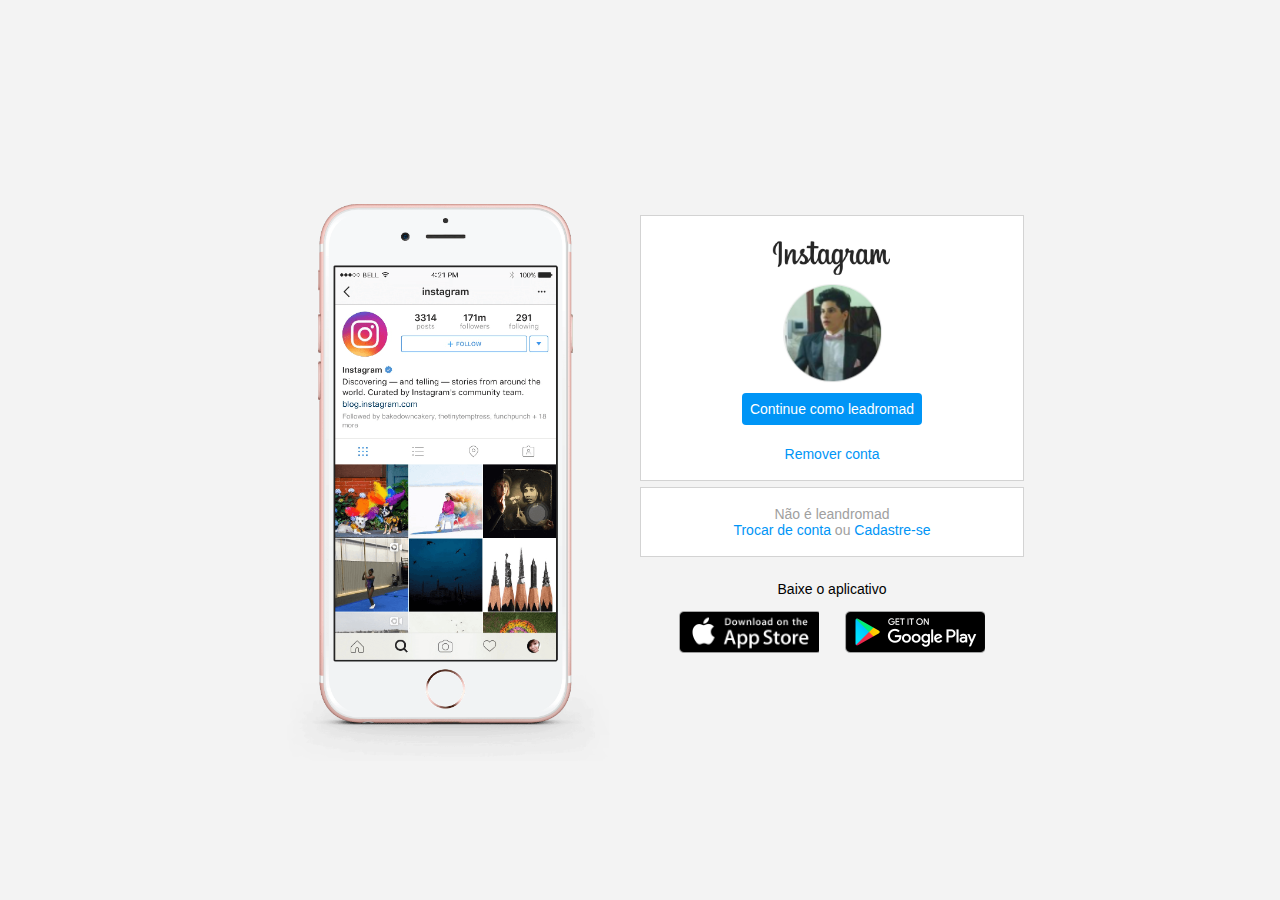
<file: index.html>
<!DOCTYPE html>
<html lang="en">
<head>
    <meta charset="UTF-8">
    <meta name="viewport" content="width=device-width, initial-scale=1.0">
    <link rel="stylesheet" href="style.css">
    <title>Instagram</title>
</head>
<body>
    <div class="instagram-wrapper">
        <div class="instagram-phone">
            <img src="./img/Celular.png" alt="celular">
        </div>
        <div class="instagram-continue">
            <div class="group">
                <img src="./img/InstagramLogo.png" class="instagram-logo" alt="logo">
                <div class="profile-photo">
                    <img src="./img/profile.png" alt="foto de perfil">
                </div>
                <a href="#" class="Instagram-login">Continue como leadromad</a>
                <a href="https://www.instagram.com/" class="Instagram-logout">Remover conta</a>
            </div>
            <div class="group">
                <p class="not-account">Não é leandromad</p>
                <p class="not-account">
                    <a href="https://www.instagram.com/" target="_blank" class="link-blue">Trocar de conta</a>
                        ou 
                    <a href="https://www.instagram.com/accounts/emailsignup/" target="_blank" class="link-blue">Cadastre-se</a>
                </p>
            </div>
            <div class="get-the-app">
                <p class="get-app">Baixe o aplicativo</p>
                <div class="download">
                <a href="https://apps.apple.com/br/app/instagram/id389801252"target="_blank" class="app-download"></a>
                <a href="https://play.google.com/store/apps/details?id=com.instagram.android&hl=pt_BR&gl=US"target="_blank" class="app-download"></a>
                </div>
            </div>
        </div>
    </div>

</body>
</html>
</file>
<file: style.css>
* {
    padding: 0;
    margin: 0;
    box-sizing: border-box;
    text-decoration: none;
    font-family: sans-serif;
    font-size: 14px;
}

body {
    width: 100%;
    min-height: 100vh;
    background-color: rgb(243, 243, 243);
    margin: 0;
    padding: 0;
    justify-content: center;
    display: flex;

}

.instagram-wrapper {
    display: flex;
    align-items: center;
    justify-content: start;
    width: 60%;
    height: 100vh;
}

.instagram-phone {
    display: flex;
    align-items: center;
    justify-content: center;
    width: 50%;

}

.instagram-phone img{
    height: 45rem;

}

.instagram-continue {
    display: flex;
    align-items: center;
    justify-content: space-around; /* vertical */
    flex-direction: column; /* horizontal */
    width: 50%;
    min-height: 34rem;

}

.group {
    display: flex;
    justify-content: space-between;
    align-items: center;
    flex-direction: column;
    background-color: #ffffff;
    width: 100%;
    padding: 1.3rem 0;
    border: 1px solid lightgray;

}

.group:nth-child(1) {
    min-height: 19rem;

}

.instagram-logo {
    height: 3rem;

}

.profile-photo {
    display: flex;
    justify-content: center;
    align-items: center;
    border-radius: 50%;
    overflow: hidden;

}

.profile-photo img {
    height: 7.5rem;

}

.Instagram-login {

    background-color: #0095f6;
    color: #ffffff;
    padding: 8px;
    border-radius: 4px;

}

.Instagram-logout {

    color: #0095f6;
    margin-top: 1rem;

}

.not-account {

    color: rgb(160, 160, 160);

}

.link-blue {
    
    color: #0095f6;

}

.get-the-app {

    display: flex;
    flex-direction: column;
    align-items: center;
    justify-content: center;
    width: 100%;
    padding: 1.3rem 0;

}

.download {

    display: flex;
    width: 100%;
    justify-content: space-evenly;
    align-items: center;
    padding: 1rem;

}

.app-download {

    height: 3rem;
    width: 10rem;
    background-size: cover;

}

.app-download:nth-child(1) {

    background-image: url('./img/apple-button.png');

}

.app-download:nth-child(2) {

    background-image: url('./img/googleplay-button.png');

}

/* media queries */

@media (max-width: 1024px) {
    .instagram-wrapper {
        width: 90%;
    }

}

@media (max-width: 650px) {
    body {
        background-color: #ffffff;
    }
    .instagram-wrapper {
        width: 90%;
    }

    .instagram-phone{
        display: none;
    }

    .instagram-continue {
        width: 100%
    }

    .group {
        border: 1px solid transparent;
    }

}
</file>
